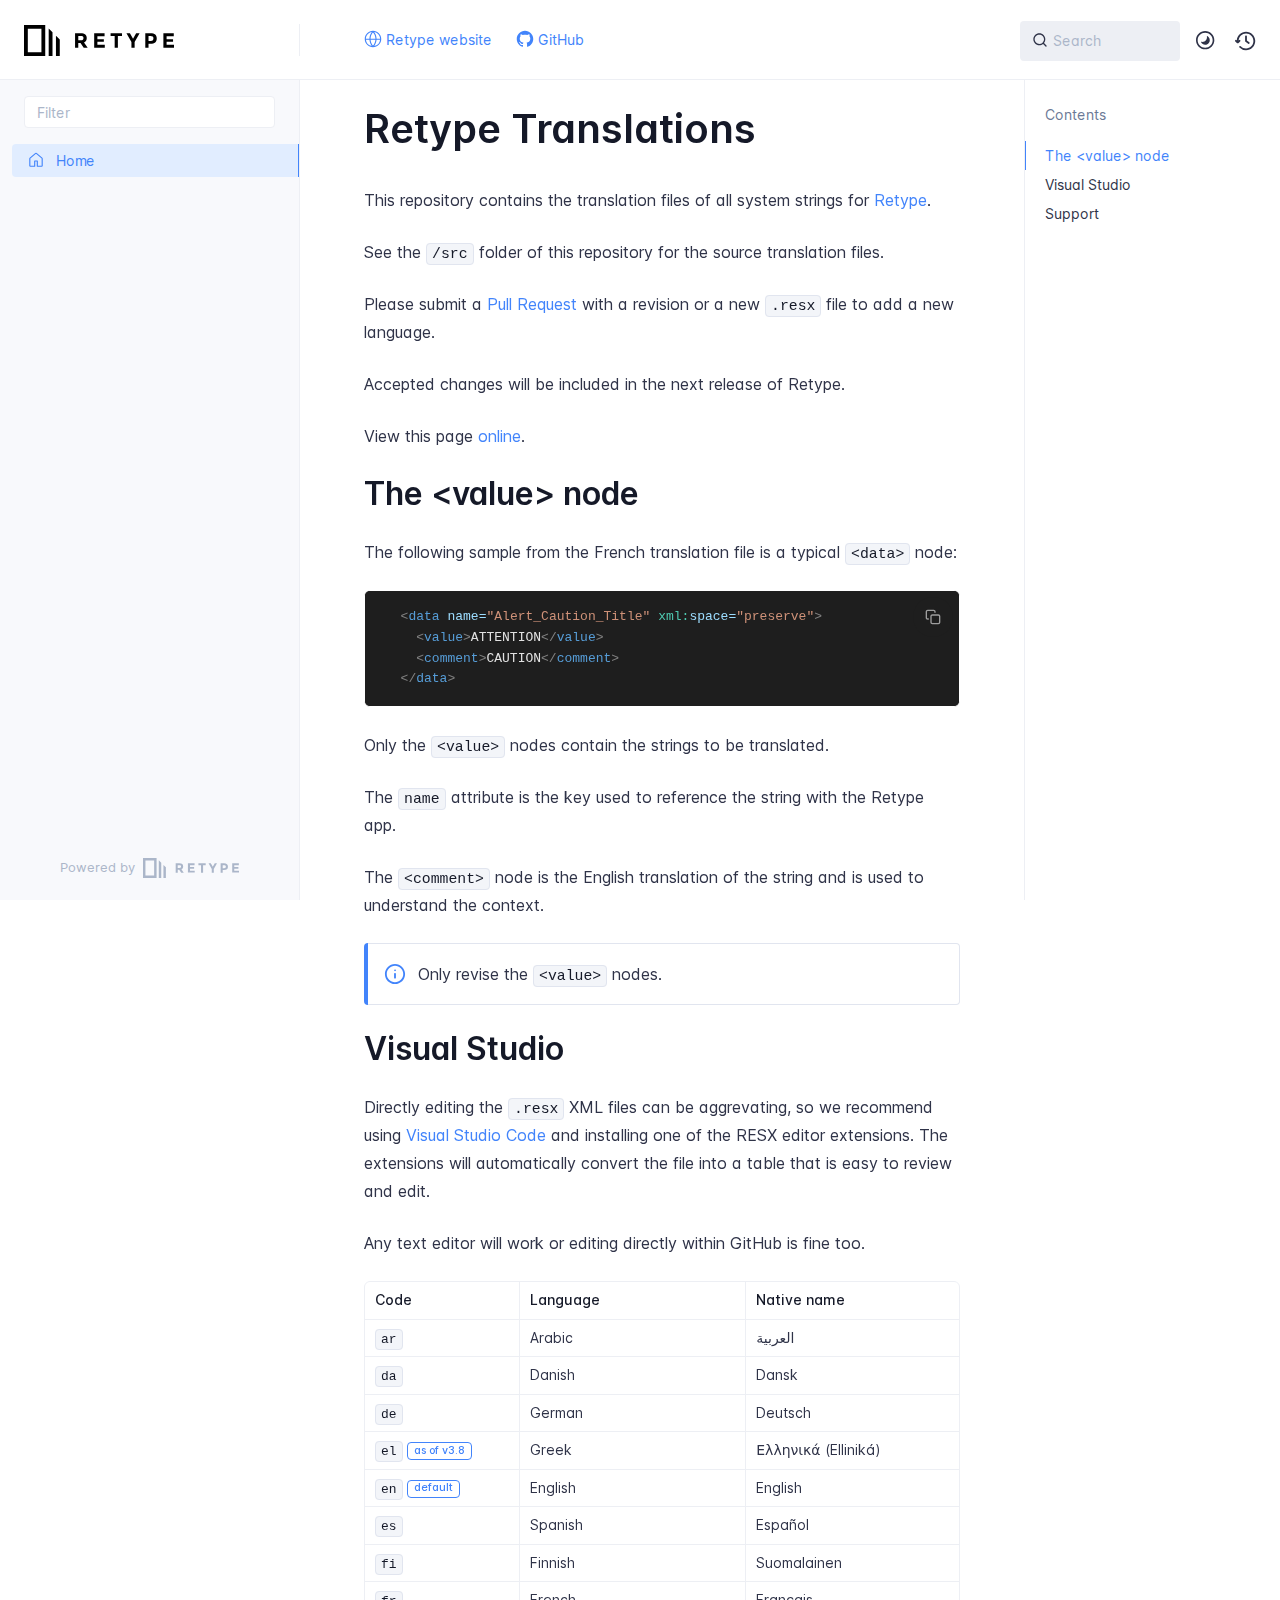
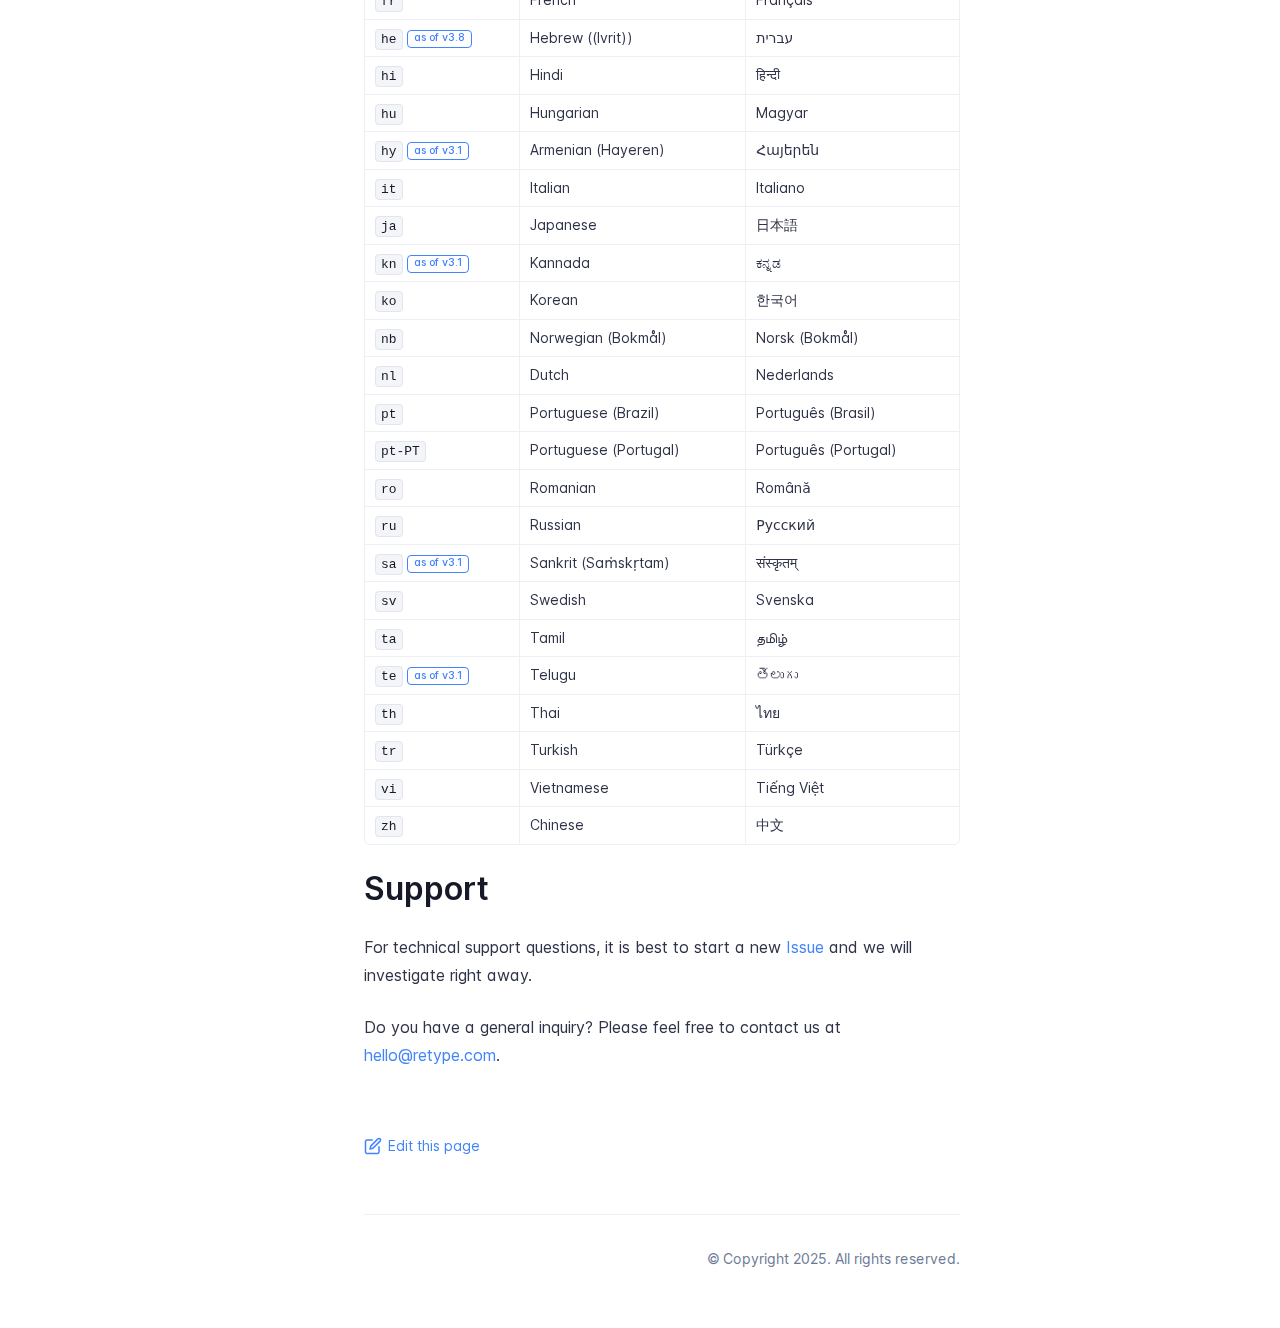
<file: index.html>
<!DOCTYPE html>
<html lang="en" class="h-full">
<head>
    <meta charset="UTF-8">
    <meta name="viewport" content="width=device-width,initial-scale=1">
    <meta name="turbo-cache-control" content="no-cache" data-turbo-track="reload" data-track-token="3.7.0.798227872937">

    <!-- See retype.com -->
    <meta name="generator" content="Retype 3.7.0">

    <!-- Primary Meta Tags -->
    <title>Retype Translations</title>
    <meta name="title" content="Retype Translations">
    <meta name="description" content="This repository contains the translation files of all system strings for Retype.">

    <!-- Canonical -->
    <link rel="canonical" href="/">

    <!-- Open Graph / Facebook -->
    <meta property="og:type" content="website">
    <meta property="og:url" content="/">
    <meta property="og:title" content="Retype Translations">
    <meta property="og:description" content="This repository contains the translation files of all system strings for Retype.">

    <!-- Twitter -->
    <meta property="twitter:card" content="summary_large_image">
    <meta property="twitter:url" content="/">
    <meta property="twitter:title" content="Retype Translations">
    <meta property="twitter:description" content="This repository contains the translation files of all system strings for Retype.">

    <script data-cfasync="false">(function () { var el = document.documentElement, m = localStorage.getItem("doc_theme"), wm = window.matchMedia; if (m === "dark" || (!m && wm && wm("(prefers-color-scheme: dark)").matches)) { el.classList.add("dark") } else { el.classList.remove("dark") } })();</script>

    <link href="resources/css/retype.css?v=3.7.0.798227872937" rel="stylesheet">

    <script data-cfasync="false" src="resources/js/config.js?v=3.7.0.798227872937" data-turbo-eval="false" defer></script>
    <script data-cfasync="false" src="resources/js/retype.js?v=3.7.0" data-turbo-eval="false" defer></script>
    <script id="lunr-js" data-cfasync="false" src="resources/js/lunr.js?v=3.7.0.798227872937" data-turbo-eval="false" defer></script>
    <script id="prism-js" data-cfasync="false" src="resources/js/prism.js?v=3.7.0.798227872937" defer></script>
</head>
<body>
    <div id="docs-app" class="relative text-base antialiased text-gray-700 bg-white font-body dark:bg-dark-850 dark:text-dark-300">
        <div class="absolute bottom-0 left-0 bg-gray-100 dark:bg-dark-800" style="top: 5rem; right: 50%"></div>
    
        <header id="docs-site-header" class="sticky top-0 z-30 flex w-full h-16 bg-white border-b border-gray-200 md:h-20 dark:bg-dark-850 dark:border-dark-650">
            <div class="container relative flex items-center justify-between pr-6 grow md:justify-start">
                <!-- Mobile menu button skeleton -->
                <button v-cloak class="skeleton docs-mobile-menu-button flex items-center justify-center shrink-0 overflow-hidden dark:text-white focus:outline-none rounded-full w-10 h-10 ml-3.5 md:hidden"><svg xmlns="http://www.w3.org/2000/svg" class="mb-px shrink-0" width="24" height="24" viewBox="0 0 24 24" role="presentation" style="margin-bottom: 0px;"><g fill="currentColor"><path d="M2 4h20v2H2zM2 11h20v2H2zM2 18h20v2H2z"></path></g></svg></button>
                <div v-cloak id="docs-sidebar-toggle"></div>
        
                <!-- Logo -->
                <div class="flex items-center justify-between h-full py-2 md:w-75">
                    <div class="flex items-center px-2 md:px-6">
                        <a id="docs-site-logo" href="" class="flex items-center leading-snug text-2xl">
                            <span class="grow-0 shrink-0 overflow-hidden">
                                <img class="max-h-10 dark:hidden md:inline-block" src="static/retype-logo.svg">
                                <img class="max-h-10 hidden dark:inline-block" src="static/retype-logo-dark.svg">
                            </span>
                        </a>
                    </div>
        
                    <span class="hidden h-8 border-r md:inline-block dark:border-dark-650"></span>
                </div>
        
                <div class="flex justify-between md:grow">
                    <!-- Top Nav -->
                    <nav class="hidden md:flex">
                        <ul class="flex flex-col mb-4 md:pl-16 md:mb-0 md:flex-row md:items-center">
                            <li class="mr-6">
                                <a class="py-2 md:mb-0 inline-flex items-center text-sm whitespace-nowrap transition-colors duration-200 ease-linear md:text-blue-500 dark:text-blue-400 hover:text-blue-800 dark:hover:text-blue-200" href="https://retype.com">
                                    <svg xmlns="http://www.w3.org/2000/svg" class="mb-px mr-1" width="18" height="18" viewBox="0 0 24 24" role="presentation">
                                        <g fill="currentColor">
                                            <path d="M12 1c6.075 0 11 4.925 11 11s-4.925 11-11 11S1 18.075 1 12 5.925 1 12 1Zm3.241 10.5v-.001c-.1-2.708-.992-4.904-1.89-6.452a13.919 13.919 0 0 0-1.304-1.88L12 3.11l-.047.059c-.354.425-.828 1.06-1.304 1.88-.898 1.547-1.79 3.743-1.89 6.451Zm-12.728 0h4.745c.1-3.037 1.1-5.49 2.093-7.204.39-.672.78-1.233 1.119-1.673C6.11 3.329 2.746 7 2.513 11.5Zm18.974 0C21.254 7 17.89 3.329 13.53 2.623c.339.44.729 1.001 1.119 1.673.993 1.714 1.993 4.167 2.093 7.204ZM8.787 13c.182 2.478 1.02 4.5 1.862 5.953.382.661.818 1.29 1.304 1.88l.047.057.047-.059c.354-.425.828-1.06 1.304-1.88.842-1.451 1.679-3.471 1.862-5.951Zm-1.504 0H2.552a9.505 9.505 0 0 0 7.918 8.377 15.773 15.773 0 0 1-1.119-1.673C8.413 18.085 7.47 15.807 7.283 13Zm9.434 0c-.186 2.807-1.13 5.085-2.068 6.704-.39.672-.78 1.233-1.118 1.673A9.506 9.506 0 0 0 21.447 13Z"/>
                                        </g>
                                    </svg>
                                    <span>Retype website</span>
                                </a>
                            </li>
                            <li class="mr-6">
                                <a class="py-2 md:mb-0 inline-flex items-center text-sm whitespace-nowrap transition-colors duration-200 ease-linear md:text-blue-500 dark:text-blue-400 hover:text-blue-800 dark:hover:text-blue-200" href="https://github.com/retypeapp/retype-translations">
                                    <svg xmlns="http://www.w3.org/2000/svg" class="mb-px mr-1" width="18" height="18" viewBox="0 0 24 24" role="presentation">
                                        <g fill="currentColor">
                                            <path d="M12 1C5.9225 1 1 5.9225 1 12C1 16.8675 4.14875 20.9787 8.52125 22.4362C9.07125 22.5325 9.2775 22.2025 9.2775 21.9137C9.2775 21.6525 9.26375 20.7862 9.26375 19.865C6.5 20.3737 5.785 19.1912 5.565 18.5725C5.44125 18.2562 4.905 17.28 4.4375 17.0187C4.0525 16.8125 3.5025 16.3037 4.42375 16.29C5.29 16.2762 5.90875 17.0875 6.115 17.4175C7.105 19.0812 8.68625 18.6137 9.31875 18.325C9.415 17.61 9.70375 17.1287 10.02 16.8537C7.5725 16.5787 5.015 15.63 5.015 11.4225C5.015 10.2262 5.44125 9.23625 6.1425 8.46625C6.0325 8.19125 5.6475 7.06375 6.2525 5.55125C6.2525 5.55125 7.17375 5.2625 9.2775 6.67875C10.1575 6.43125 11.0925 6.3075 12.0275 6.3075C12.9625 6.3075 13.8975 6.43125 14.7775 6.67875C16.8813 5.24875 17.8025 5.55125 17.8025 5.55125C18.4075 7.06375 18.0225 8.19125 17.9125 8.46625C18.6138 9.23625 19.04 10.2125 19.04 11.4225C19.04 15.6437 16.4688 16.5787 14.0213 16.8537C14.42 17.1975 14.7638 17.8575 14.7638 18.8887C14.7638 20.36 14.75 21.5425 14.75 21.9137C14.75 22.2025 14.9563 22.5462 15.5063 22.4362C19.8513 20.9787 23 16.8537 23 12C23 5.9225 18.0775 1 12 1Z"/>
                                        </g>
                                    </svg>
                                    <span>GitHub</span>
                                </a>
                            </li>
        
                        </ul>
                    </nav>
        
                    <!-- Header Right Skeleton -->
                    <div v-cloak class="flex justify-end grow skeleton">
        
                        <!-- Search input mock -->
                        <div class="relative hidden w-40 lg:block lg:max-w-sm lg:ml-auto">
                            <div class="absolute flex items-center justify-center h-full pl-3 dark:text-dark-300">
                                <svg xmlns="http://www.w3.org/2000/svg" class="icon-base" width="16" height="16" viewBox="0 0 24 24" aria-labelledby="icon" role="presentation" style="margin-bottom: 1px;"><g fill="currentColor" ><path d="M21.71 20.29l-3.68-3.68A8.963 8.963 0 0020 11c0-4.96-4.04-9-9-9s-9 4.04-9 9 4.04 9 9 9c2.12 0 4.07-.74 5.61-1.97l3.68 3.68c.2.19.45.29.71.29s.51-.1.71-.29c.39-.39.39-1.03 0-1.42zM4 11c0-3.86 3.14-7 7-7s7 3.14 7 7c0 1.92-.78 3.66-2.04 4.93-.01.01-.02.01-.02.01-.01.01-.01.01-.01.02A6.98 6.98 0 0111 18c-3.86 0-7-3.14-7-7z" ></path></g></svg>
                            </div>
                            <input class="w-full h-10 placeholder-gray-400 transition-colors duration-200 ease-in bg-gray-200 border border-transparent rounded md:text-sm hover:bg-white hover:border-gray-300 focus:outline-none focus:bg-white focus:border-gray-500 dark:bg-dark-600 dark:border-dark-600 dark:placeholder-dark-400" style="padding: 0.625rem 0.75rem 0.625rem 2rem" type="text" placeholder="Search">
                        </div>
        
                        <!-- Mobile search button -->
                        <div class="flex items-center justify-center w-10 h-10 lg:hidden">
                            <svg xmlns="http://www.w3.org/2000/svg" class="shrink-0 icon-base" width="20" height="20" viewBox="0 0 24 24" aria-labelledby="icon" role="presentation" style="margin-bottom: 0px;"><g fill="currentColor" ><path d="M21.71 20.29l-3.68-3.68A8.963 8.963 0 0020 11c0-4.96-4.04-9-9-9s-9 4.04-9 9 4.04 9 9 9c2.12 0 4.07-.74 5.61-1.97l3.68 3.68c.2.19.45.29.71.29s.51-.1.71-.29c.39-.39.39-1.03 0-1.42zM4 11c0-3.86 3.14-7 7-7s7 3.14 7 7c0 1.92-.78 3.66-2.04 4.93-.01.01-.02.01-.02.01-.01.01-.01.01-.01.02A6.98 6.98 0 0111 18c-3.86 0-7-3.14-7-7z" ></path></g></svg>
                        </div>
        
                        <!-- Dark mode switch placeholder -->
                        <div class="w-10 h-10 lg:ml-2"></div>
        
                        <!-- History button -->
                        <div class="flex items-center justify-center w-10 h-10" style="margin-right: -0.625rem;">
                            <svg xmlns="http://www.w3.org/2000/svg" class="shrink-0 icon-base" width="22" height="22" viewBox="0 0 24 24" aria-labelledby="icon" role="presentation" style="margin-bottom: 0px;"><g fill="currentColor" ><g ><path d="M12.01 6.01c-.55 0-1 .45-1 1V12a1 1 0 00.4.8l3 2.22a.985.985 0 001.39-.2.996.996 0 00-.21-1.4l-2.6-1.92V7.01c.02-.55-.43-1-.98-1z"></path><path d="M12.01 1.91c-5.33 0-9.69 4.16-10.05 9.4l-.29-.26a.997.997 0 10-1.34 1.48l1.97 1.79c.19.17.43.26.67.26s.48-.09.67-.26l1.97-1.79a.997.997 0 10-1.34-1.48l-.31.28c.34-4.14 3.82-7.41 8.05-7.41 4.46 0 8.08 3.63 8.08 8.09s-3.63 8.08-8.08 8.08c-2.18 0-4.22-.85-5.75-2.4a.996.996 0 10-1.42 1.4 10.02 10.02 0 007.17 2.99c5.56 0 10.08-4.52 10.08-10.08.01-5.56-4.52-10.09-10.08-10.09z"></path></g></g></svg>
                        </div>
                    </div>
        
                    <div v-cloak class="flex justify-end grow">
                        <div id="docs-mobile-search-button"></div>
                        <doc-search-desktop></doc-search-desktop>
        
                        <doc-theme-switch class="lg:ml-2"></doc-theme-switch>
                        <doc-history></doc-history>
                    </div>
                </div>
            </div>
        </header>
    
        <div class="container relative flex bg-white">
            <!-- Sidebar Skeleton -->
            <div v-cloak class="fixed flex flex-col shrink-0 duration-300 ease-in-out bg-gray-100 border-gray-200 sidebar top-20 w-75 border-r h-screen md:sticky transition-transform skeleton dark:bg-dark-800 dark:border-dark-650">
            
                <div class="flex items-center h-16 px-6">
                    <input class="w-full h-8 px-3 py-2 transition-colors duration-200 ease-linear bg-white border border-gray-200 rounded shadow-none text-sm focus:outline-none focus:border-gray-600 dark:bg-dark-600 dark:border-dark-600" type="text" placeholder="Filter">
                </div>
            
                <div class="pl-6 mt-1 mb-4">
                    <div class="w-32 h-3 mb-4 bg-gray-200 rounded-full loading dark:bg-dark-600"></div>
                    <div class="w-48 h-3 mb-4 bg-gray-200 rounded-full loading dark:bg-dark-600"></div>
                    <div class="w-40 h-3 mb-4 bg-gray-200 rounded-full loading dark:bg-dark-600"></div>
                    <div class="w-32 h-3 mb-4 bg-gray-200 rounded-full loading dark:bg-dark-600"></div>
                    <div class="w-48 h-3 mb-4 bg-gray-200 rounded-full loading dark:bg-dark-600"></div>
                    <div class="w-40 h-3 mb-4 bg-gray-200 rounded-full loading dark:bg-dark-600"></div>
                </div>
            
                <div class="shrink-0 mt-auto bg-transparent dark:border-dark-650">
                    <a class="flex items-center justify-center flex-nowrap h-16 text-gray-400 dark:text-dark-400 hover:text-gray-700 dark:hover:text-dark-300 transition-colors duration-150 ease-in docs-powered-by" target="_blank" href="https://retype.com/" rel="noopener">
                        <span class="text-xs whitespace-nowrap">Powered by</span>
                        <svg xmlns="http://www.w3.org/2000/svg" class="ml-2" fill="currentColor" width="96" height="20" overflow="visible"><path d="M0 0v20h13.59V0H0zm11.15 17.54H2.44V2.46h8.71v15.08zM15.8 20h2.44V4.67L15.8 2.22zM20.45 6.89V20h2.44V9.34z"/><g><path d="M40.16 8.44c0 1.49-.59 2.45-1.75 2.88l2.34 3.32h-2.53l-2.04-2.96h-1.43v2.96h-2.06V5.36h3.5c1.43 0 2.46.24 3.07.73s.9 1.27.9 2.35zm-2.48 1.1c.26-.23.38-.59.38-1.09 0-.5-.13-.84-.4-1.03s-.73-.28-1.39-.28h-1.54v2.75h1.5c.72 0 1.2-.12 1.45-.35zM51.56 5.36V7.2h-4.59v1.91h4.13v1.76h-4.13v1.92h4.74v1.83h-6.79V5.36h6.64zM60.09 7.15v7.48h-2.06V7.15h-2.61V5.36h7.28v1.79h-2.61zM70.81 14.64h-2.06v-3.66l-3.19-5.61h2.23l1.99 3.45 1.99-3.45H74l-3.19 5.61v3.66zM83.99 6.19c.65.55.97 1.4.97 2.55s-.33 1.98-1 2.51-1.68.8-3.04.8h-1.23v2.59h-2.06V5.36h3.26c1.42 0 2.45.28 3.1.83zm-1.51 3.65c.25-.28.37-.69.37-1.22s-.16-.92-.48-1.14c-.32-.23-.82-.34-1.5-.34H79.7v3.12h1.38c.68 0 1.15-.14 1.4-.42zM95.85 5.36V7.2h-4.59v1.91h4.13v1.76h-4.13v1.92H96v1.83h-6.79V5.36h6.64z"/></g></svg>
                    </a>
                </div>
            </div>
            
            <!-- Sidebar component -->
            <doc-sidebar v-cloak>
                <template #sidebar-footer>
                    <div class="shrink-0 mt-auto border-t md:bg-transparent md:border-none dark:border-dark-650">
            
                        <div class="py-3 px-6 md:hidden border-b dark:border-dark-650">
                            <nav>
                                <ul class="flex flex-wrap justify-center items-center">
                                    <li class="mr-6">
                                        <a class="block py-1 inline-flex items-center text-sm whitespace-nowrap transition-colors duration-200 ease-linear md:text-blue-500 dark:text-blue-400 hover:text-blue-800 dark:hover:text-blue-200" href="https://retype.com">
                                            <svg xmlns="http://www.w3.org/2000/svg" class="mb-px mr-1" width="18" height="18" viewBox="0 0 24 24" role="presentation">
                                                <g fill="currentColor">
                                                    <path d="M12 1c6.075 0 11 4.925 11 11s-4.925 11-11 11S1 18.075 1 12 5.925 1 12 1Zm3.241 10.5v-.001c-.1-2.708-.992-4.904-1.89-6.452a13.919 13.919 0 0 0-1.304-1.88L12 3.11l-.047.059c-.354.425-.828 1.06-1.304 1.88-.898 1.547-1.79 3.743-1.89 6.451Zm-12.728 0h4.745c.1-3.037 1.1-5.49 2.093-7.204.39-.672.78-1.233 1.119-1.673C6.11 3.329 2.746 7 2.513 11.5Zm18.974 0C21.254 7 17.89 3.329 13.53 2.623c.339.44.729 1.001 1.119 1.673.993 1.714 1.993 4.167 2.093 7.204ZM8.787 13c.182 2.478 1.02 4.5 1.862 5.953.382.661.818 1.29 1.304 1.88l.047.057.047-.059c.354-.425.828-1.06 1.304-1.88.842-1.451 1.679-3.471 1.862-5.951Zm-1.504 0H2.552a9.505 9.505 0 0 0 7.918 8.377 15.773 15.773 0 0 1-1.119-1.673C8.413 18.085 7.47 15.807 7.283 13Zm9.434 0c-.186 2.807-1.13 5.085-2.068 6.704-.39.672-.78 1.233-1.118 1.673A9.506 9.506 0 0 0 21.447 13Z"/>
                                                </g>
                                            </svg>
                                            <span>Retype website</span>
                                        </a>
                                    </li>
                                    <li class="mr-6">
                                        <a class="block py-1 inline-flex items-center text-sm whitespace-nowrap transition-colors duration-200 ease-linear md:text-blue-500 dark:text-blue-400 hover:text-blue-800 dark:hover:text-blue-200" href="https://github.com/retypeapp/retype-translations">
                                            <svg xmlns="http://www.w3.org/2000/svg" class="mb-px mr-1" width="18" height="18" viewBox="0 0 24 24" role="presentation">
                                                <g fill="currentColor">
                                                    <path d="M12 1C5.9225 1 1 5.9225 1 12C1 16.8675 4.14875 20.9787 8.52125 22.4362C9.07125 22.5325 9.2775 22.2025 9.2775 21.9137C9.2775 21.6525 9.26375 20.7862 9.26375 19.865C6.5 20.3737 5.785 19.1912 5.565 18.5725C5.44125 18.2562 4.905 17.28 4.4375 17.0187C4.0525 16.8125 3.5025 16.3037 4.42375 16.29C5.29 16.2762 5.90875 17.0875 6.115 17.4175C7.105 19.0812 8.68625 18.6137 9.31875 18.325C9.415 17.61 9.70375 17.1287 10.02 16.8537C7.5725 16.5787 5.015 15.63 5.015 11.4225C5.015 10.2262 5.44125 9.23625 6.1425 8.46625C6.0325 8.19125 5.6475 7.06375 6.2525 5.55125C6.2525 5.55125 7.17375 5.2625 9.2775 6.67875C10.1575 6.43125 11.0925 6.3075 12.0275 6.3075C12.9625 6.3075 13.8975 6.43125 14.7775 6.67875C16.8813 5.24875 17.8025 5.55125 17.8025 5.55125C18.4075 7.06375 18.0225 8.19125 17.9125 8.46625C18.6138 9.23625 19.04 10.2125 19.04 11.4225C19.04 15.6437 16.4688 16.5787 14.0213 16.8537C14.42 17.1975 14.7638 17.8575 14.7638 18.8887C14.7638 20.36 14.75 21.5425 14.75 21.9137C14.75 22.2025 14.9563 22.5462 15.5063 22.4362C19.8513 20.9787 23 16.8537 23 12C23 5.9225 18.0775 1 12 1Z"/>
                                                </g>
                                            </svg>
                                            <span>GitHub</span>
                                        </a>
                                    </li>
            
                                </ul>
                            </nav>
                        </div>
            
                        <a class="flex items-center justify-center flex-nowrap h-16 text-gray-400 dark:text-dark-400 hover:text-gray-700 dark:hover:text-dark-300 transition-colors duration-150 ease-in docs-powered-by" target="_blank" href="https://retype.com/" rel="noopener">
                            <span class="text-xs whitespace-nowrap">Powered by</span>
                            <svg xmlns="http://www.w3.org/2000/svg" class="ml-2" fill="currentColor" width="96" height="20" overflow="visible"><path d="M0 0v20h13.59V0H0zm11.15 17.54H2.44V2.46h8.71v15.08zM15.8 20h2.44V4.67L15.8 2.22zM20.45 6.89V20h2.44V9.34z"/><g><path d="M40.16 8.44c0 1.49-.59 2.45-1.75 2.88l2.34 3.32h-2.53l-2.04-2.96h-1.43v2.96h-2.06V5.36h3.5c1.43 0 2.46.24 3.07.73s.9 1.27.9 2.35zm-2.48 1.1c.26-.23.38-.59.38-1.09 0-.5-.13-.84-.4-1.03s-.73-.28-1.39-.28h-1.54v2.75h1.5c.72 0 1.2-.12 1.45-.35zM51.56 5.36V7.2h-4.59v1.91h4.13v1.76h-4.13v1.92h4.74v1.83h-6.79V5.36h6.64zM60.09 7.15v7.48h-2.06V7.15h-2.61V5.36h7.28v1.79h-2.61zM70.81 14.64h-2.06v-3.66l-3.19-5.61h2.23l1.99 3.45 1.99-3.45H74l-3.19 5.61v3.66zM83.99 6.19c.65.55.97 1.4.97 2.55s-.33 1.98-1 2.51-1.68.8-3.04.8h-1.23v2.59h-2.06V5.36h3.26c1.42 0 2.45.28 3.1.83zm-1.51 3.65c.25-.28.37-.69.37-1.22s-.16-.92-.48-1.14c-.32-.23-.82-.34-1.5-.34H79.7v3.12h1.38c.68 0 1.15-.14 1.4-.42zM95.85 5.36V7.2h-4.59v1.91h4.13v1.76h-4.13v1.92H96v1.83h-6.79V5.36h6.64z"/></g></svg>
                        </a>
                    </div>
                </template>
            </doc-sidebar>
    
            <div class="grow min-w-0 dark:bg-dark-850">
                <!-- Render "toolbar" template here on api pages --><!-- Render page content -->
                <div class="flex">
                    <div class="min-w-0 p-4 grow md:px-16">
                        <main class="relative pb-12 lg:pt-2">
                            <div class="docs-markdown" id="docs-content">
                                <!-- Rendered if sidebar right is enabled -->
                                <div id="docs-sidebar-right-toggle"></div>
                                <!-- Page content  -->
<doc-anchor-target id="retype-translations" class="break-words">
    <h1>
        <doc-anchor-trigger class="header-anchor-trigger" to="#retype-translations">#</doc-anchor-trigger>
        <span>Retype Translations</span>
    </h1>
</doc-anchor-target>
<p>This repository contains the translation files of all system strings for <a href="http://retype.com">Retype</a>.</p>
<p>See the <code v-pre>/src</code> folder of this repository for the source translation files.</p>
<p>Please submit a <a href="https://github.com/retypeapp/translations/pulls">Pull Request</a> with a revision or a new <code v-pre>.resx</code> file to add a new language.</p>
<p>Accepted changes will be included in the next release of Retype.</p>
<p>View this page <a href="https://retypeapp.github.io/retype-translations/">online</a>.</p>
<doc-anchor-target id="the-value-node">
    <h2>
        <doc-anchor-trigger class="header-anchor-trigger" to="#the-value-node">#</doc-anchor-trigger>
        <span>The &lt;value&gt; node</span>
    </h2>
</doc-anchor-target>
<p>The following sample from the French translation file is a typical <code v-pre>&lt;data&gt;</code> node:</p>
<div class="codeblock-wrapper"><doc-codeblock>
<pre class="language-markup"><code v-pre class="language-markup">  &lt;data name=&quot;Alert_Caution_Title&quot; xml:space=&quot;preserve&quot;&gt;
    &lt;value&gt;ATTENTION&lt;/value&gt;
    &lt;comment&gt;CAUTION&lt;/comment&gt;
  &lt;/data&gt;</code></pre>
</doc-codeblock></div>
<p>Only the <code v-pre>&lt;value&gt;</code> nodes contain the strings to be translated.</p>
<p>The <code v-pre>name</code> attribute is the key used to reference the string with the Retype app.</p>
<p>The <code v-pre>&lt;comment&gt;</code> node is the English translation of the string and is used to understand the context.</p>
<div class="flex mb-6">
    <div class="shrink-0 w-1 rounded-tl rounded-bl bg-blue-500 dark:bg-blue-400"></div>
    <div class="flex w-full py-4 border border-l-0 border-gray-300 rounded-tr rounded-br doc-alert bg-white dark:bg-dark-700 dark:border-dark-700" role="alert">
        <div class="flex items-center ml-4 h-7">
            <svg xmlns="http://www.w3.org/2000/svg" class="mb-px text-blue-500 dark:text-blue-400" width="22" height="22" viewBox="0 0 24 24" role="presentation">
                <g fill="currentColor"><g>
                    <path d="M12 1C5.93 1 1 5.93 1 12s4.93 11 11 11 11-4.93 11-11S18.07 1 12 1zm0 20c-4.96 0-9-4.04-9-9s4.04-9 9-9 9 4.04 9 9-4.04 9-9 9z"></path>
                    <path d="M12 11c-.55 0-1 .45-1 1v4c0 .55.45 1 1 1s1-.45 1-1v-4c0-.55-.45-1-1-1zM12.01 7c-.56 0-1 .45-1 1s.45 1 1 1 1-.45 1-1-.45-1-1-1z"></path>
                    <path fill="none" d="M0 0h24v24H0z"></path>
                </g></g>
            </svg>
        </div>
        <div class="pr-5 ml-3 w-full">
<p>Only revise the <code v-pre>&lt;value&gt;</code> nodes.</p>
        </div>
    </div>
</div>
<doc-anchor-target id="visual-studio">
    <h2>
        <doc-anchor-trigger class="header-anchor-trigger" to="#visual-studio">#</doc-anchor-trigger>
        <span>Visual Studio</span>
    </h2>
</doc-anchor-target>
<p>Directly editing the <code v-pre>.resx</code> XML files can be aggrevating, so we recommend using <a href="https://code.visualstudio.com/">Visual Studio Code</a> and installing one of the RESX editor extensions. The extensions will automatically convert the file into a table that is easy to review and edit.</p>
<p>Any text editor will work or editing directly within GitHub is fine too.</p>
<div class="table-wrapper scrollbar overflow-hidden">
<table class="compact">
<thead>
<tr>
<th>Code</th>
<th>Language</th>
<th>Native name</th>
</tr>
</thead>
<tbody>
<tr>
<td><code v-pre>ar</code></td>
<td>Arabic</td>
<td>العربية</td>
</tr>
<tr>
<td><code v-pre>da</code></td>
<td>Danish</td>
<td>Dansk</td>
</tr>
<tr>
<td><code v-pre>de</code></td>
<td>German</td>
<td>Deutsch</td>
</tr>
<tr>
<td><code v-pre>el</code> <span class="no-link inline-flex align-middle items-center justify-center font-medium leading-none whitespace-nowrap text-blue-500 dark:text-blue-400 border border-blue-500 dark:border-blue-400 h-4.5 px-1.5 text-3xs rounded">
    <span>as of v3.8</span>
</span></td>
<td>Greek</td>
<td>Ελληνικά (Elliniká)</td>
</tr>
<tr>
<td><code v-pre>en</code> <span class="no-link inline-flex align-middle items-center justify-center font-medium leading-none whitespace-nowrap text-blue-500 dark:text-blue-400 border border-blue-500 dark:border-blue-400 h-4.5 px-1.5 text-3xs rounded">
    <span>default</span>
</span></td>
<td>English</td>
<td>English</td>
</tr>
<tr>
<td><code v-pre>es</code></td>
<td>Spanish</td>
<td>Español</td>
</tr>
<tr>
<td><code v-pre>fi</code></td>
<td>Finnish</td>
<td>Suomalainen</td>
</tr>
<tr>
<td><code v-pre>fr</code></td>
<td>French</td>
<td>Français</td>
</tr>
<tr>
<td><code v-pre>he</code> <span class="no-link inline-flex align-middle items-center justify-center font-medium leading-none whitespace-nowrap text-blue-500 dark:text-blue-400 border border-blue-500 dark:border-blue-400 h-4.5 px-1.5 text-3xs rounded">
    <span>as of v3.8</span>
</span></td>
<td>Hebrew ((Ivrit))</td>
<td>עברית</td>
</tr>
<tr>
<td><code v-pre>hi</code></td>
<td>Hindi</td>
<td>हिन्दी</td>
</tr>
<tr>
<td><code v-pre>hu</code></td>
<td>Hungarian</td>
<td>Magyar</td>
</tr>
<tr>
<td><code v-pre>hy</code> <span class="no-link inline-flex align-middle items-center justify-center font-medium leading-none whitespace-nowrap text-blue-500 dark:text-blue-400 border border-blue-500 dark:border-blue-400 h-4.5 px-1.5 text-3xs rounded">
    <span>as of v3.1</span>
</span></td>
<td>Armenian (Hayeren)</td>
<td>Հայերեն</td>
</tr>
<tr>
<td><code v-pre>it</code></td>
<td>Italian</td>
<td>Italiano</td>
</tr>
<tr>
<td><code v-pre>ja</code></td>
<td>Japanese</td>
<td>日本語</td>
</tr>
<tr>
<td><code v-pre>kn</code> <span class="no-link inline-flex align-middle items-center justify-center font-medium leading-none whitespace-nowrap text-blue-500 dark:text-blue-400 border border-blue-500 dark:border-blue-400 h-4.5 px-1.5 text-3xs rounded">
    <span>as of v3.1</span>
</span></td>
<td>Kannada</td>
<td>ಕನ್ನಡ</td>
</tr>
<tr>
<td><code v-pre>ko</code></td>
<td>Korean</td>
<td>한국어</td>
</tr>
<tr>
<td><code v-pre>nb</code></td>
<td>Norwegian (Bokmål)</td>
<td>Norsk (Bokmål)</td>
</tr>
<tr>
<td><code v-pre>nl</code></td>
<td>Dutch</td>
<td>Nederlands</td>
</tr>
<tr>
<td><code v-pre>pt</code></td>
<td>Portuguese (Brazil)</td>
<td>Português (Brasil)</td>
</tr>
<tr>
<td><code v-pre>pt-PT</code></td>
<td>Portuguese (Portugal)</td>
<td>Português (Portugal)</td>
</tr>
<tr>
<td><code v-pre>ro</code></td>
<td>Romanian</td>
<td>Română</td>
</tr>
<tr>
<td><code v-pre>ru</code></td>
<td>Russian</td>
<td>Русский</td>
</tr>
<tr>
<td><code v-pre>sa</code> <span class="no-link inline-flex align-middle items-center justify-center font-medium leading-none whitespace-nowrap text-blue-500 dark:text-blue-400 border border-blue-500 dark:border-blue-400 h-4.5 px-1.5 text-3xs rounded">
    <span>as of v3.1</span>
</span></td>
<td>Sankrit (Saṁskṛtam)</td>
<td>संस्कृतम्</td>
</tr>
<tr>
<td><code v-pre>sv</code></td>
<td>Swedish</td>
<td>Svenska</td>
</tr>
<tr>
<td><code v-pre>ta</code></td>
<td>Tamil</td>
<td>தமிழ்</td>
</tr>
<tr>
<td><code v-pre>te</code> <span class="no-link inline-flex align-middle items-center justify-center font-medium leading-none whitespace-nowrap text-blue-500 dark:text-blue-400 border border-blue-500 dark:border-blue-400 h-4.5 px-1.5 text-3xs rounded">
    <span>as of v3.1</span>
</span></td>
<td>Telugu</td>
<td>తెలుగు</td>
</tr>
<tr>
<td><code v-pre>th</code></td>
<td>Thai</td>
<td>ไทย</td>
</tr>
<tr>
<td><code v-pre>tr</code></td>
<td>Turkish</td>
<td>Türkçe</td>
</tr>
<tr>
<td><code v-pre>vi</code></td>
<td>Vietnamese</td>
<td>Tiếng Việt</td>
</tr>
<tr>
<td><code v-pre>zh</code></td>
<td>Chinese</td>
<td>中文</td>
</tr>
</tbody>
</table>
</div>
<doc-anchor-target id="support">
    <h2>
        <doc-anchor-trigger class="header-anchor-trigger" to="#support">#</doc-anchor-trigger>
        <span>Support</span>
    </h2>
</doc-anchor-target>
<p>For technical support questions, it is best to start a new <a href="https://github.com/retypeapp/retype/issues">Issue</a> and we will investigate right away.</p>
<p>Do you have a general inquiry? Please feel free to contact us at <a href="mailto:hello@retype.com">hello@retype.com</a>.</p>

                                
                                <!-- Required only on API pages -->
                                <doc-toolbar-member-filter-no-results></doc-toolbar-member-filter-no-results>
                            </div>
                            <footer class="clear-both">
                                <div class="flex flex-wrap items-center justify-between mt-14">
                                    <a class="my-2.5 inline-flex items-center text-sm whitespace-nowrap text-blue-500 dark:text-blue-400 hover:text-blue-700 hover:underline" href="https://github.com/retypeapp/retype-translations/blob/main/README.md" target="_blank" rel="noopener">
                                        <svg class="mr-1.5" xmlns="http://www.w3.org/2000/svg" width="18" height="18" viewBox="0 0 24 24" fill="currentColor" overflow="visible"><path d="M20 12c-.55 0-1 .45-1 1v7c0 .55-.45 1-1 1H4c-.55 0-1-.45-1-1V6c0-.55.45-1 1-1h7c.55 0 1-.45 1-1s-.45-1-1-1H4C2.35 3 1 4.35 1 6v14c0 1.65 1.35 3 3 3h14c1.65 0 3-1.35 3-3v-7c0-.55-.45-1-1-1z" /><path d="M22.21 1.79c-1.18-1.18-3.24-1.18-4.41 0l-9.5 9.5c-.13.13-.22.29-.26.46l-1 4c-.08.34.01.7.26.95.18.2.44.3.7.3.08 0 .16-.01.24-.03l4-1c.18-.04.34-.13.46-.26l9.5-9.5c1.22-1.22 1.22-3.2.01-4.42zm-1.42 3l-9.3 9.3-2.11.53.53-2.11 9.3-9.3c.42-.42 1.16-.42 1.59 0 .43.43.43 1.15-.01 1.58z" /><path fill="none" d="M0 0h24v24H0z" /></svg>
                                        <span>Edit this page</span>
                                    </a>
                                </div>
                            
                            </footer>
                        </main>
                
                        <div class="border-t dark:border-dark-650 pt-6 mb-8">
                            <footer class="flex flex-wrap items-center justify-between">
                                <div>
                                    <ul class="flex flex-wrap items-center text-sm">
                                    </ul>
                                </div>
                                <div class="docs-copyright py-2 text-gray-500 dark:text-dark-350 text-sm leading-relaxed"><p>© Copyright 2025. All rights reserved.</p></div>
                            </footer>
                        </div>
                    </div>
                
                    <!-- Rendered if sidebar right is enabled -->
                    <!-- Sidebar right skeleton-->
                    <div v-cloak class="fixed top-0 bottom-0 right-0 translate-x-full bg-white border-gray-200 lg:sticky lg:border-l lg:shrink-0 lg:pt-6 lg:transform-none sm:w-1/2 lg:w-64 lg:z-0 md:w-104 sidebar-right skeleton dark:bg-dark-850 dark:border-dark-650">
                        <div class="pl-5">
                            <div class="w-32 h-3 mb-4 bg-gray-200 dark:bg-dark-600 rounded-full loading"></div>
                            <div class="w-48 h-3 mb-4 bg-gray-200 dark:bg-dark-600 rounded-full loading"></div>
                            <div class="w-40 h-3 mb-4 bg-gray-200 dark:bg-dark-600 rounded-full loading"></div>
                        </div>
                    </div>
                
                    <!-- User should be able to hide sidebar right -->
                    <doc-sidebar-right v-cloak></doc-sidebar-right>
                </div>

            </div>
        </div>
    
        <doc-search-mobile></doc-search-mobile>
        <doc-back-to-top></doc-back-to-top>
    </div>


    <div id="docs-overlay-target"></div>

    <script data-cfasync="false">window.__DOCS__ = { "title": "Home", isRoot: true, level: 0, icon: "file", hasPrism: true, hasMermaid: false, hasMath: false, tocDepth: 23 }</script>
</body>
</html>
</file>
